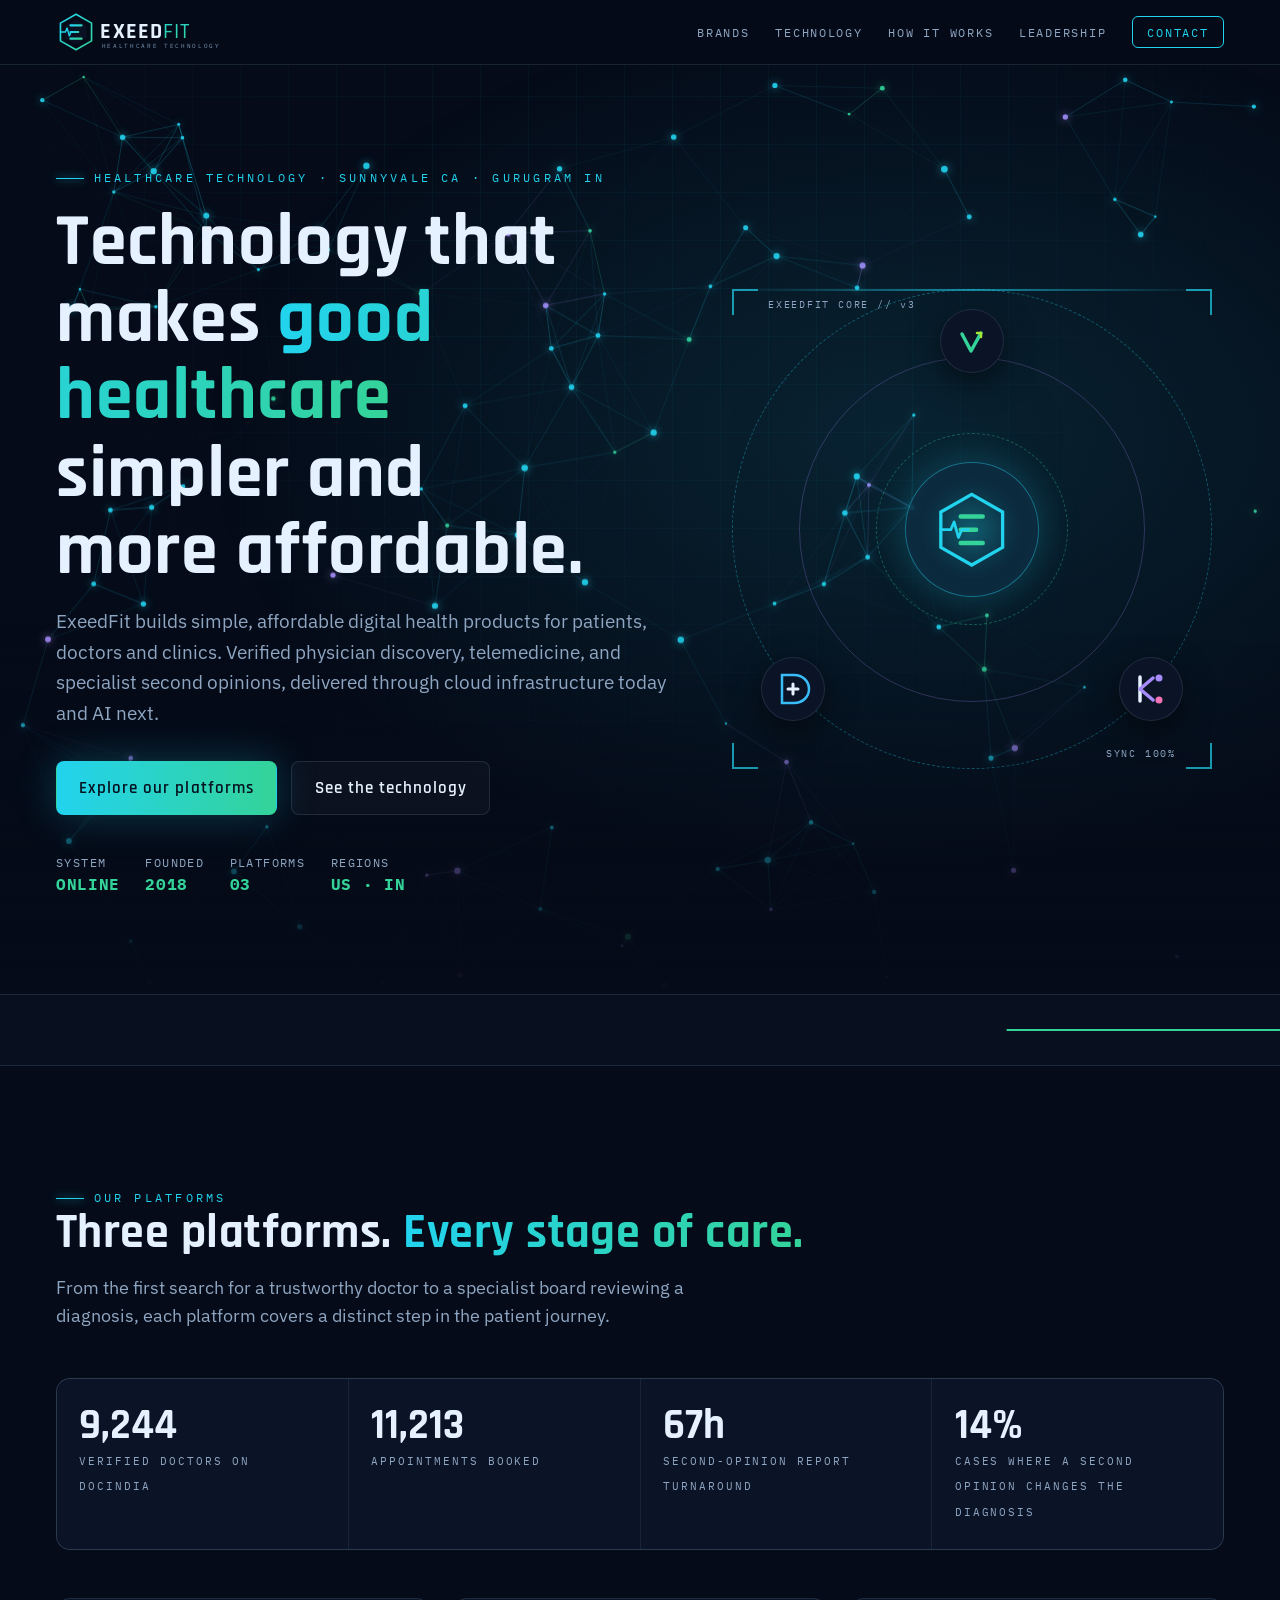
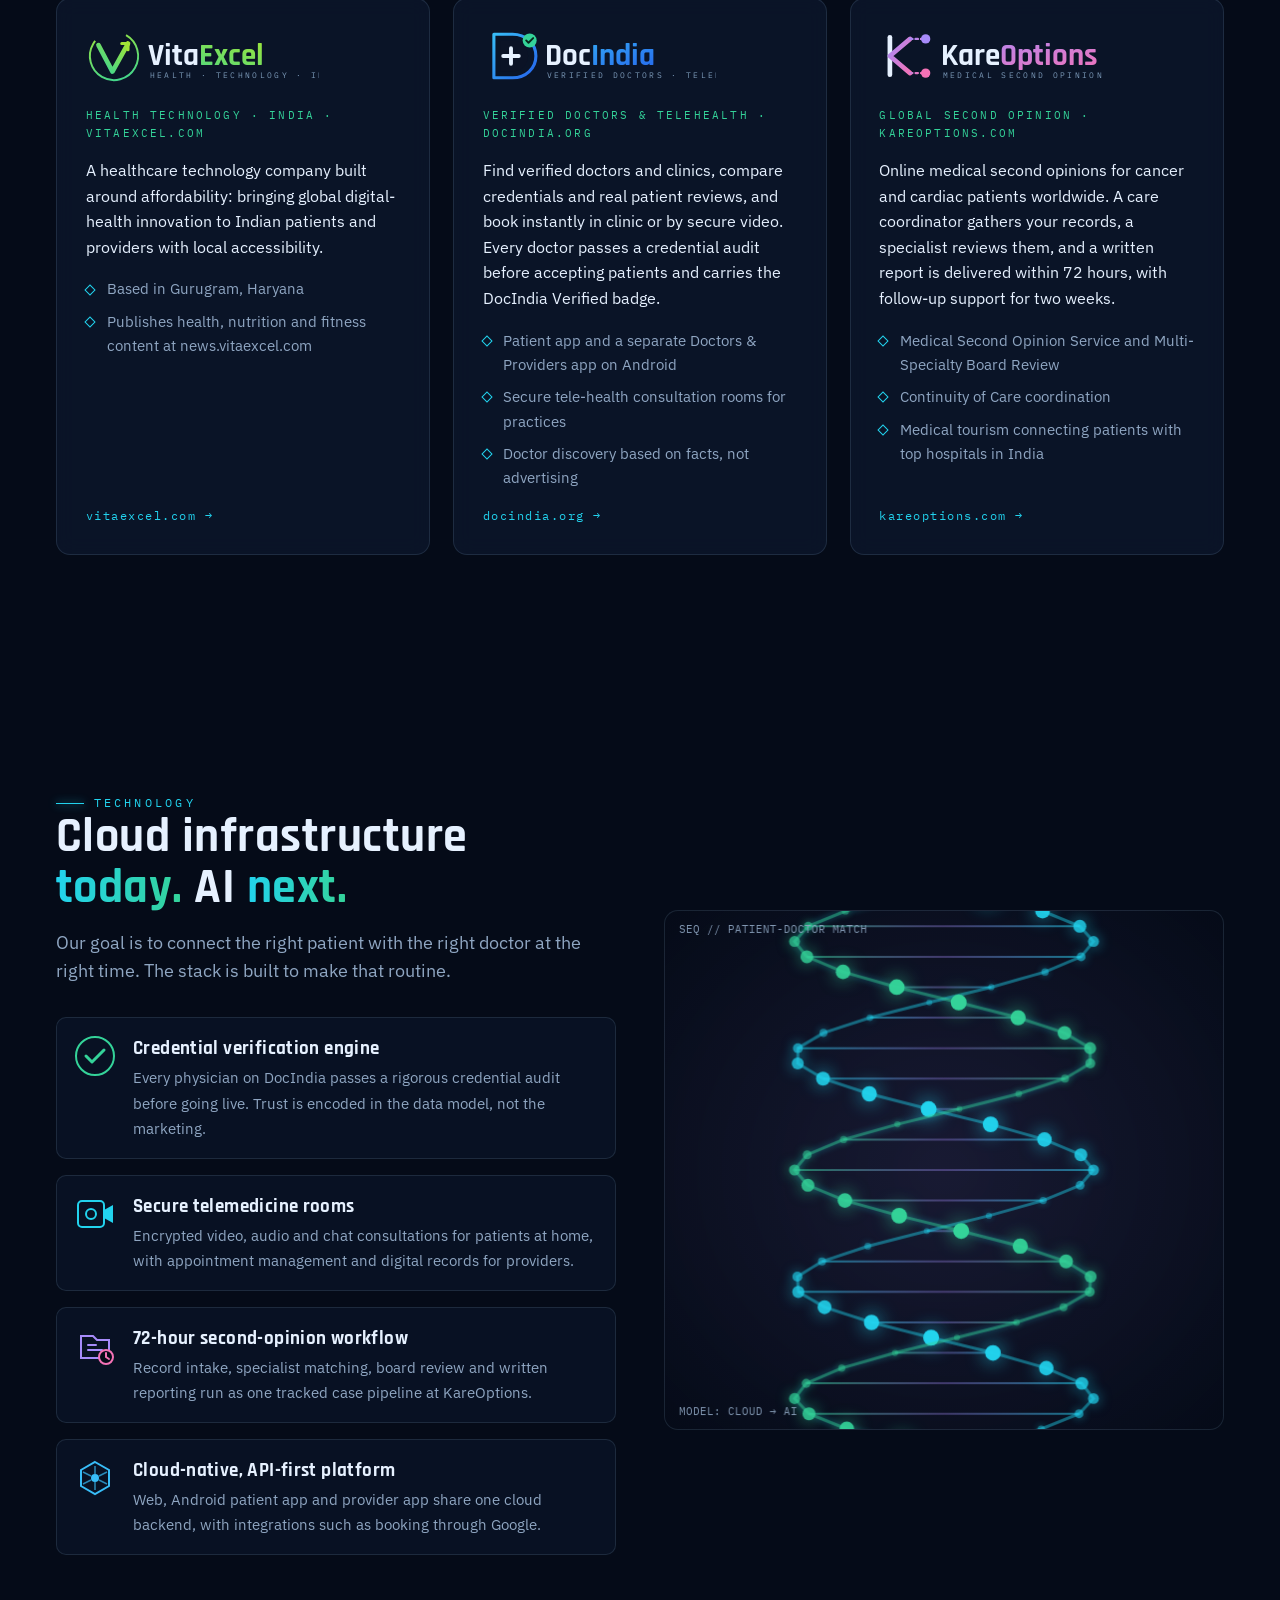
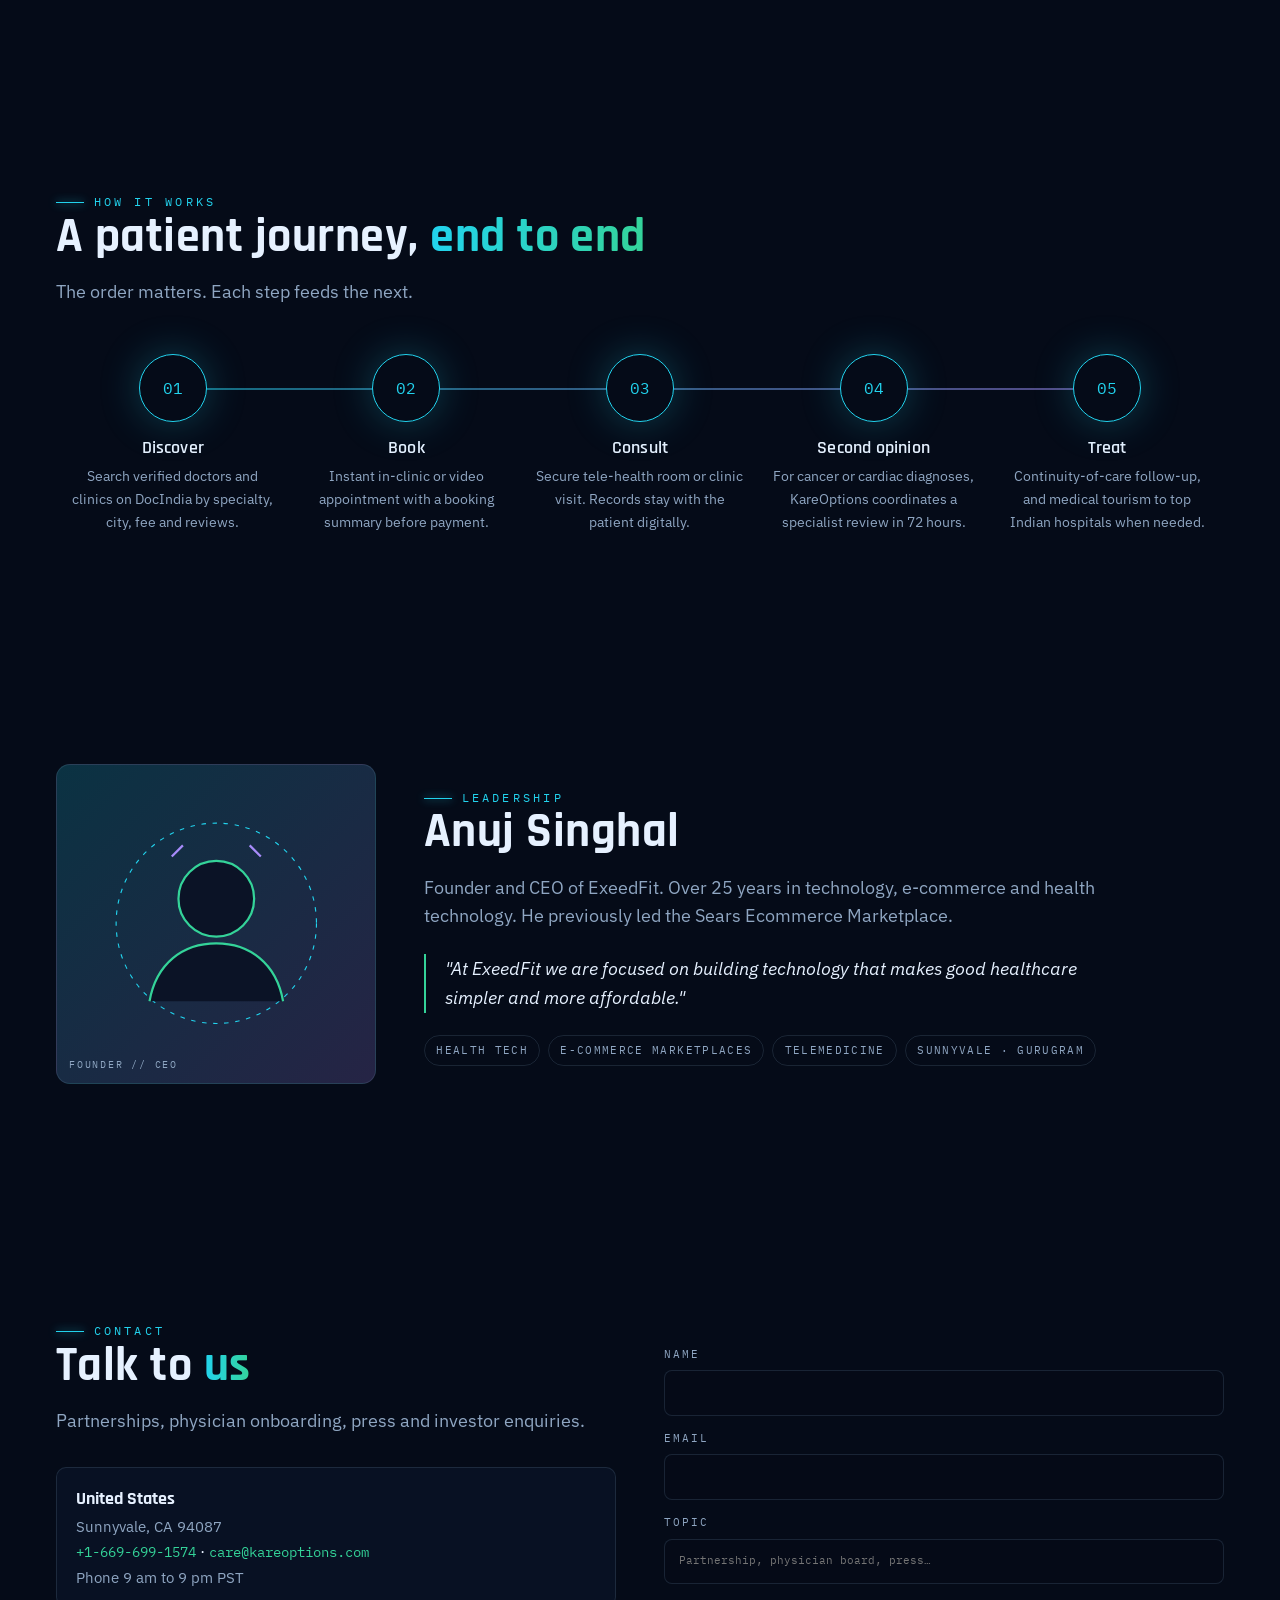
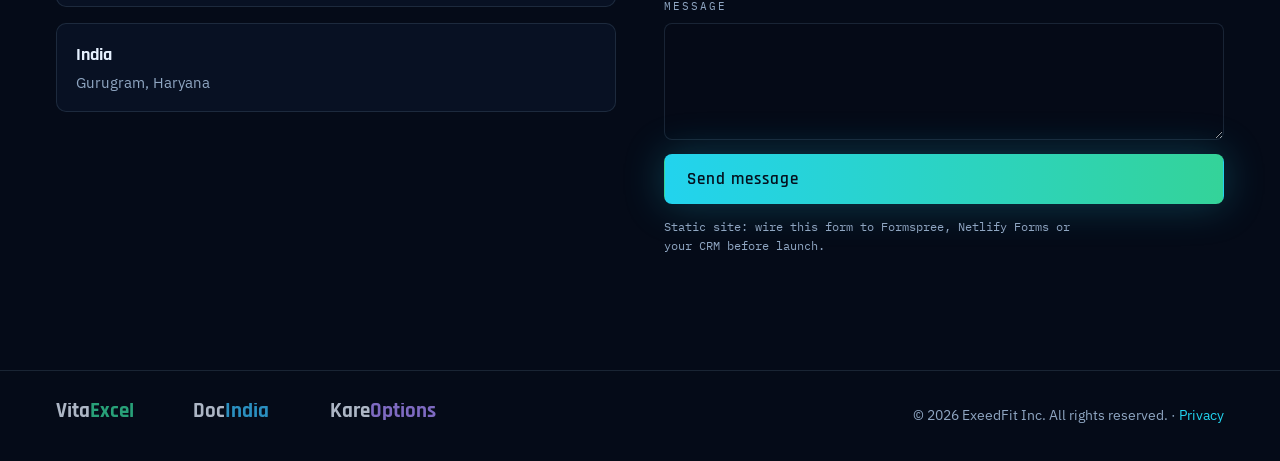
<file: index.html>
<!doctype html>
<html lang="en">
<head>
<meta charset="utf-8">
<meta name="viewport" content="width=device-width, initial-scale=1, viewport-fit=cover">
<title>ExeedFit — Healthcare Technology</title>
<meta name="description" content="ExeedFit Inc. builds simple, affordable digital health products for patients, doctors and clinics: VitaExcel, DocIndia and KareOptions.">
<meta property="og:title" content="ExeedFit — Healthcare Technology">
<meta property="og:description" content="Technology that makes good healthcare simpler and more affordable. Home of VitaExcel, DocIndia and KareOptions.">
<link rel="icon" href="assets/img/favicon.svg" type="image/svg+xml">
<link rel="preconnect" href="https://fonts.googleapis.com">
<link rel="stylesheet" href="https://fonts.googleapis.com/css2?family=Rajdhani:wght@500;600;700&family=IBM+Plex+Sans:wght@400;500&family=IBM+Plex+Mono:wght@400;500&display=swap">
<link rel="stylesheet" href="css/style.css">
</head>
<body>

<header class="nav">
  <div class="wrap">
    <a class="brand" href="#top" aria-label="ExeedFit home">
      <svg viewBox="0 0 320 72" width="320" height="72" role="img" aria-label="ExeedFit"><defs><linearGradient id="xg" x1="0" y1="0" x2="1" y2="1"><stop offset="0" stop-color="#22D3EE"/><stop offset="1" stop-color="#34D399"/></linearGradient></defs><polygon points="36,4 64,20 64,52 36,68 8,52 8,20" fill="none" stroke="url(#xg)" stroke-width="3"/><polygon points="36,14 55,25 55,47 36,58 17,47 17,25" fill="#0B1326" opacity=".9"/><path d="M26 24h20M26 36h14M26 48h20" stroke="url(#xg)" stroke-width="4" stroke-linecap="round"/><path d="M8 36h9l3-7 4 14 3-7h6" fill="none" stroke="#22D3EE" stroke-width="2.5" stroke-linecap="round" stroke-linejoin="round"/><text x="80" y="47" font-family="Rajdhani, 'Segoe UI', sans-serif" font-size="40" font-weight="700" letter-spacing="2" fill="#E6F1FF">EXEED<tspan fill="url(#xg)" font-weight="500">FIT</tspan></text><text x="82" y="64" font-family="'IBM Plex Mono', monospace" font-size="10" letter-spacing="3" fill="#7C9AB8">HEALTHCARE TECHNOLOGY</text></svg>
    </a>
    <nav aria-label="Primary">
      <ul>
        <li><a href="#brands">Brands</a></li>
        <li><a href="#technology">Technology</a></li>
        <li><a href="#process">How it works</a></li>
        <li><a href="#founder">Leadership</a></li>
        <li><a class="cta" href="#contact">Contact</a></li>
      </ul>
    </nav>
  </div>
</header>

<main id="top">
<section class="hero">
  <canvas id="net" aria-hidden="true"></canvas>
  <div class="wrap">
    <div>
      <span class="eyebrow">Healthcare technology · Sunnyvale CA · Gurugram IN</span>
      <h1>Technology that makes <span class="grad">good healthcare</span> simpler and more affordable.</h1>
      <p class="lede">ExeedFit builds simple, affordable digital health products for patients, doctors and clinics. Verified physician discovery, telemedicine, and specialist second opinions, delivered through cloud infrastructure today and AI next.</p>
      <div class="actions">
        <a class="btn btn-primary" href="#brands">Explore our platforms</a>
        <a class="btn btn-ghost" href="#technology">See the technology</a>
      </div>
      <div class="readout" aria-label="Live platform readout">
        <div>SYSTEM<b id="r-status">ONLINE</b></div>
        <div>FOUNDED<b>2018</b></div>
        <div>PLATFORMS<b>03</b></div>
        <div>REGIONS<b>US · IN</b></div>
      </div>
    </div>
    <div class="hud" aria-hidden="true">
      <span class="corner tl"></span><span class="corner tr"></span><span class="corner bl"></span><span class="corner br"></span>
      <span class="tag a">EXEEDFIT CORE // v3</span><span class="tag b">SYNC 100%</span>
      <div class="scan"></div>
      <div class="ring"></div><div class="ring r2"></div><div class="ring r3"></div>
      <div class="core">
        <svg viewBox="0 0 72 72"><polygon points="36,4 64,20 64,52 36,68 8,52 8,20" fill="none" stroke="#22D3EE" stroke-width="3"/><path d="M26 24h20M26 36h14M26 48h20" stroke="#34D399" stroke-width="4" stroke-linecap="round"/><path d="M8 36h9l3-7 4 14 3-7h6" fill="none" stroke="#22D3EE" stroke-width="2.5" stroke-linecap="round" stroke-linejoin="round"/></svg>
      </div>
      <div class="sat s1"><svg viewBox="0 0 72 72"><path d="M16 22 L34 56 L54 20" fill="none" stroke="#34D399" stroke-width="7" stroke-linecap="round" stroke-linejoin="round"/><path d="M46 20h8v8" fill="none" stroke="#A3E635" stroke-width="5" stroke-linecap="round" stroke-linejoin="round"/></svg></div>
      <div class="sat s2"><svg viewBox="0 0 72 72"><path d="M14 8h24c17 0 30 12 30 28S55 64 38 64H14z" fill="none" stroke="#38BDF8" stroke-width="5"/><path d="M36 26v20M26 36h20" stroke="#E6F1FF" stroke-width="6" stroke-linecap="round"/></svg></div>
      <div class="sat s3"><svg viewBox="0 0 72 72"><path d="M14 12v48" stroke="#E6F1FF" stroke-width="7" stroke-linecap="round"/><path d="M14 36 L40 14M14 36 L40 58" fill="none" stroke="#A78BFA" stroke-width="7" stroke-linecap="round"/><circle cx="52" cy="14" r="7" fill="#A78BFA"/><circle cx="52" cy="58" r="7" fill="#F472B6"/></svg></div>
    </div>
  </div>
</section>

<div class="ecg" aria-hidden="true">
  <svg viewBox="0 0 1400 70" preserveAspectRatio="none">
    <path d="M0 35 H180 l12 0 8-18 10 36 10-30 8 12 H420 l10 0 8-22 10 44 10-34 8 12 H700 l10 0 8-18 10 36 10-30 8 12 H980 l10 0 8-22 10 44 10-34 8 12 H1400" fill="none" stroke="#34D399" stroke-width="2" stroke-linejoin="round"/>
  </svg>
</div>

<section id="brands">
  <div class="wrap">
    <span class="eyebrow">Our platforms</span>
    <h2>Three platforms. <span class="grad">Every stage of care.</span></h2>
    <p class="lede">From the first search for a trustworthy doctor to a specialist board reviewing a diagnosis, each platform covers a distinct step in the patient journey.</p>

    <div class="stats reveal">
      <div class="stat"><b data-count="9747">9,747</b><small>Verified doctors on DocIndia</small></div>
      <div class="stat"><b data-count="11970">11,970</b><small>Appointments booked</small></div>
      <div class="stat"><b data-count="72" data-suffix="h">72h</b><small>Second-opinion report turnaround</small></div>
      <div class="stat"><b data-count="15" data-suffix="%">15%</b><small>Cases where a second opinion changes the diagnosis</small></div>
    </div>

    <div class="cards">
      <article class="card reveal">
        <div class="logo"><svg viewBox="0 0 300 72" role="img" aria-label="VitaExcel"><defs><linearGradient id="vg" x1="0" y1="1" x2="1" y2="0"><stop offset="0" stop-color="#34D399"/><stop offset="1" stop-color="#A3E635"/></linearGradient></defs><circle cx="36" cy="36" r="31" fill="none" stroke="url(#vg)" stroke-width="2.5" stroke-dasharray="150 45" transform="rotate(-60 36 36)"/><path d="M16 22 L34 56 L54 20" fill="none" stroke="url(#vg)" stroke-width="6" stroke-linecap="round" stroke-linejoin="round"/><path d="M46 20h8v8" fill="none" stroke="#A3E635" stroke-width="4" stroke-linecap="round" stroke-linejoin="round"/><text x="80" y="47" font-family="Rajdhani, sans-serif" font-size="40" font-weight="700" fill="#E6F1FF">Vita<tspan fill="url(#vg)">Excel</tspan></text><text x="82" y="64" font-family="'IBM Plex Mono', monospace" font-size="10" letter-spacing="3" fill="#7C9AB8">HEALTH · TECHNOLOGY · INDIA</text></svg></div>
        <span class="role">Health technology · India · vitaexcel.com</span>
        <p>A healthcare technology company built around affordability: bringing global digital-health innovation to Indian patients and providers with local accessibility.</p>
        <ul>
          <li>Based in Gurugram, Haryana</li>
          <li>Publishes health, nutrition and fitness content at news.vitaexcel.com</li>
        </ul>
        <a class="more" href="https://vitaexcel.com" target="_blank" rel="noopener">vitaexcel.com</a>
      </article>

      <article class="card reveal">
        <div class="logo"><svg viewBox="0 0 300 72" role="img" aria-label="DocIndia"><defs><linearGradient id="dg" x1="0" y1="0" x2="1" y2="1"><stop offset="0" stop-color="#38BDF8"/><stop offset="1" stop-color="#2563EB"/></linearGradient></defs><path d="M14 8h24c17 0 30 12 30 28S55 64 38 64H14z" fill="none" stroke="url(#dg)" stroke-width="4" stroke-linejoin="round"/><path d="M22 16h15c12 0 21 8 21 20s-9 20-21 20H22z" fill="#0B1326"/><path d="M36 26v20M26 36h20" stroke="#E6F1FF" stroke-width="5" stroke-linecap="round"/><circle cx="60" cy="16" r="9" fill="#34D399"/><path d="M55.5 16l3 3 6-6" fill="none" stroke="#06281C" stroke-width="2.4" stroke-linecap="round" stroke-linejoin="round"/><text x="80" y="47" font-family="Rajdhani, sans-serif" font-size="40" font-weight="700" fill="#E6F1FF">Doc<tspan fill="url(#dg)">India</tspan></text><text x="82" y="64" font-family="'IBM Plex Mono', monospace" font-size="10" letter-spacing="3" fill="#7C9AB8">VERIFIED DOCTORS · TELEHEALTH</text></svg></div>
        <span class="role">Verified doctors &amp; telehealth · docindia.org</span>
        <p>Find verified doctors and clinics, compare credentials and real patient reviews, and book instantly in clinic or by secure video. Every doctor passes a credential audit before accepting patients and carries the DocIndia Verified badge.</p>
        <ul>
          <li>Patient app and a separate Doctors &amp; Providers app on Android</li>
          <li>Secure tele-health consultation rooms for practices</li>
          <li>Doctor discovery based on facts, not advertising</li>
        </ul>
        <a class="more" href="https://www.docindia.org" target="_blank" rel="noopener">docindia.org</a>
      </article>

      <article class="card reveal">
        <div class="logo"><svg viewBox="0 0 320 72" role="img" aria-label="KareOptions"><defs><linearGradient id="kg" x1="0" y1="0" x2="1" y2="1"><stop offset="0" stop-color="#A78BFA"/><stop offset="1" stop-color="#F472B6"/></linearGradient></defs><path d="M14 12v48" stroke="#E6F1FF" stroke-width="6" stroke-linecap="round"/><path d="M14 36 L40 14M14 36 L40 58" fill="none" stroke="url(#kg)" stroke-width="6" stroke-linecap="round"/><path d="M40 14 L56 14M40 58 L56 58" stroke="url(#kg)" stroke-width="3" stroke-dasharray="3 4" stroke-linecap="round"/><circle cx="60" cy="14" r="6" fill="#A78BFA"/><circle cx="60" cy="58" r="6" fill="#F472B6"/><text x="80" y="47" font-family="Rajdhani, sans-serif" font-size="40" font-weight="700" fill="#E6F1FF">Kare<tspan fill="url(#kg)">Options</tspan></text><text x="82" y="64" font-family="'IBM Plex Mono', monospace" font-size="10" letter-spacing="3" fill="#7C9AB8">MEDICAL SECOND OPINION</text></svg></div>
        <span class="role">Global second opinion · kareoptions.com</span>
        <p>Online medical second opinions for cancer and cardiac patients worldwide. A care coordinator gathers your records, a specialist reviews them, and a written report is delivered within 72 hours, with follow-up support for two weeks.</p>
        <ul>
          <li>Medical Second Opinion Service and Multi-Specialty Board Review</li>
          <li>Continuity of Care coordination</li>
          <li>Medical tourism connecting patients with top hospitals in India</li>
        </ul>
        <a class="more" href="https://www.kareoptions.com" target="_blank" rel="noopener">kareoptions.com</a>
      </article>
    </div>
  </div>
</section>


<section id="technology" class="tech">
  <div class="wrap">
    <div>
      <span class="eyebrow">Technology</span>
      <h2>Cloud infrastructure <span class="grad">today.</span> AI <span class="grad">next.</span></h2>
      <p class="lede">Our goal is to connect the right patient with the right doctor at the right time. The stack is built to make that routine.</p>
      <div class="feat reveal">
        <div>
          <svg viewBox="0 0 44 44" aria-hidden="true"><circle cx="22" cy="22" r="19" fill="none" stroke="#34D399" stroke-width="2"/><path d="M13 22l6 6 12-12" fill="none" stroke="#34D399" stroke-width="3" stroke-linecap="round" stroke-linejoin="round"/></svg>
          <div><strong>Credential verification engine</strong><span>Every physician on DocIndia passes a rigorous credential audit before going live. Trust is encoded in the data model, not the marketing.</span></div>
        </div>
        <div>
          <svg viewBox="0 0 44 44" aria-hidden="true"><rect x="5" y="9" width="26" height="26" rx="4" fill="none" stroke="#22D3EE" stroke-width="2"/><path d="M31 18l9-5v18l-9-5z" fill="#22D3EE"/><circle cx="18" cy="22" r="5" fill="none" stroke="#22D3EE" stroke-width="2"/></svg>
          <div><strong>Secure telemedicine rooms</strong><span>Encrypted video, audio and chat consultations for patients at home, with appointment management and digital records for providers.</span></div>
        </div>
        <div>
          <svg viewBox="0 0 44 44" aria-hidden="true"><path d="M8 34V12h12l4 4h12v18z" fill="none" stroke="#A78BFA" stroke-width="2"/><path d="M15 26h14M15 21h8" stroke="#A78BFA" stroke-width="2" stroke-linecap="round"/><circle cx="33" cy="33" r="7" fill="#050B18" stroke="#F472B6" stroke-width="2"/><path d="M33 29v4l3 2" fill="none" stroke="#F472B6" stroke-width="2" stroke-linecap="round"/></svg>
          <div><strong>72-hour second-opinion workflow</strong><span>Record intake, specialist matching, board review and written reporting run as one tracked case pipeline at KareOptions.</span></div>
        </div>
        <div>
          <svg viewBox="0 0 44 44" aria-hidden="true"><path d="M22 6l14 8v16l-14 8-14-8V14z" fill="none" stroke="#38BDF8" stroke-width="2"/><circle cx="22" cy="22" r="4" fill="#38BDF8"/><path d="M22 10v8M22 26v8M10 16l8 4M26 24l8 4M34 16l-8 4M18 24l-8 4" stroke="#38BDF8" stroke-width="1.5" opacity=".7"/></svg>
          <div><strong>Cloud-native, API-first platform</strong><span>Web, Android patient app and provider app share one cloud backend, with integrations such as booking through Google.</span></div>
        </div>
      </div>
    </div>
    <canvas id="helix" aria-label="Animated DNA helix" role="img"></canvas>
  </div>
</section>

<section id="process">
  <div class="wrap">
    <span class="eyebrow">How it works</span>
    <h2>A patient journey, <span class="grad">end to end</span></h2>
    <p class="lede">The order matters. Each step feeds the next.</p>
    <div class="pipe reveal">
      <div class="step"><div class="n">01</div><h3>Discover</h3><p>Search verified doctors and clinics on DocIndia by specialty, city, fee and reviews.</p></div>
      <div class="step"><div class="n">02</div><h3>Book</h3><p>Instant in-clinic or video appointment with a booking summary before payment.</p></div>
      <div class="step"><div class="n">03</div><h3>Consult</h3><p>Secure tele-health room or clinic visit. Records stay with the patient digitally.</p></div>
      <div class="step"><div class="n">04</div><h3>Second opinion</h3><p>For cancer or cardiac diagnoses, KareOptions coordinates a specialist review in 72 hours.</p></div>
      <div class="step"><div class="n">05</div><h3>Treat</h3><p>Continuity-of-care follow-up, and medical tourism to top Indian hospitals when needed.</p></div>
    </div>
  </div>
</section>

<section id="founder" class="founder">
  <div class="wrap">
    <div class="portrait reveal" aria-hidden="true">
      <svg viewBox="0 0 200 200"><circle cx="100" cy="100" r="90" fill="none" stroke="#22D3EE" stroke-width="1" stroke-dasharray="4 6"/><circle cx="100" cy="78" r="34" fill="#0B1326" stroke="#34D399" stroke-width="2"/><path d="M40 170c6-34 30-52 60-52s54 18 60 52" fill="#0B1326" stroke="#34D399" stroke-width="2"/><path d="M60 40l10-10M130 30l10 10" stroke="#A78BFA" stroke-width="2"/></svg>
      <span class="tag">FOUNDER // CEO</span>
    </div>
    <div>
      <span class="eyebrow">Leadership</span>
      <h2>Anuj Singhal</h2>
      <p class="lede">Founder and CEO of ExeedFit. Over 25 years in technology, e-commerce and health technology. He previously led the Sears Ecommerce Marketplace.</p>
      <blockquote>"At ExeedFit we are focused on building technology that makes good healthcare simpler and more affordable."</blockquote>
      <div class="chips"><span>HEALTH TECH</span><span>E-COMMERCE MARKETPLACES</span><span>TELEMEDICINE</span><span>SUNNYVALE · GURUGRAM</span></div>
    </div>
  </div>
</section>

<section id="contact" class="contact">
  <div class="wrap">
    <div>
      <span class="eyebrow">Contact</span>
      <h2>Talk to <span class="grad">us</span></h2>
      <p class="lede">Partnerships, physician onboarding, press and investor enquiries.</p>
      <div class="loc reveal">
        <div><b>United States</b><span>Sunnyvale, CA 94087</span><br><code>+1-669-699-1574</code> · <code>care@kareoptions.com</code><br><span>Phone 9 am to 9 pm PST</span></div>
        <div><b>India</b><span>Gurugram, Haryana</span></div>
      </div>
    </div>
    <form id="contact-form" novalidate>
      <label for="f-name">Name<input id="f-name" name="name" type="text" autocomplete="name" required></label>
      <label for="f-email">Email<input id="f-email" name="email" type="email" autocomplete="email" required></label>
      <label for="f-topic">Topic<input id="f-topic" name="topic" type="text" placeholder="Partnership, physician board, press…"></label>
      <label for="f-msg">Message<textarea id="f-msg" name="message" rows="5" required></textarea></label>
      <button class="btn btn-primary" type="submit">Send message</button>
      <p class="note" id="form-note">Static site: wire this form to Formspree, Netlify Forms or your CRM before launch.</p>
    </form>
  </div>
</section>
</main>

<footer>
  <div class="wrap">
    <div class="brands" aria-label="Group brands">
      <svg viewBox="80 20 220 50"><text x="80" y="47" font-family="Rajdhani, sans-serif" font-size="40" font-weight="700" fill="#E6F1FF">Vita<tspan fill="#34D399">Excel</tspan></text></svg>
      <svg viewBox="80 20 220 50"><text x="80" y="47" font-family="Rajdhani, sans-serif" font-size="40" font-weight="700" fill="#E6F1FF">Doc<tspan fill="#38BDF8">India</tspan></text></svg>
      <svg viewBox="80 20 240 50"><text x="80" y="47" font-family="Rajdhani, sans-serif" font-size="40" font-weight="700" fill="#E6F1FF">Kare<tspan fill="#A78BFA">Options</tspan></text></svg>
    </div>
    <div>© <span id="year">2026</span> ExeedFit Inc. All rights reserved. · <a href="https://www.kareoptions.com/in/privacy-policy" target="_blank" rel="noopener">Privacy</a></div>
  </div>
</footer>

<script src="js/main.js" defer></script>
</body>
</html>
</file>
<file: css/style.css>
/* ExeedFit — design tokens
   Layout: full-bleed dark lab; HUD panels on a 12-col grid, glass cards, mono data labels.
   Single deliberate dark theme (clinical night-mode console). */
:root {
  --bg: #050B18;
  --bg-2: #0B1326;
  --panel: rgba(13, 24, 46, .72);
  --line: rgba(124, 154, 184, .18);
  --fg: #E6F1FF;
  --muted: #8FA6C2;
  --cyan: #22D3EE;
  --teal: #34D399;
  --violet: #A78BFA;
  --pink: #F472B6;
  --blue: #38BDF8;
  --glow: 0 0 40px rgba(34, 211, 238, .25);
  --font-display: 'Rajdhani', 'Segoe UI', system-ui, sans-serif;
  --font-body: 'IBM Plex Sans', 'Segoe UI', system-ui, sans-serif;
  --font-mono: 'IBM Plex Mono', ui-monospace, Menlo, Consolas, monospace;
  --radius: 14px;
  --gutter-l: max(16px, env(safe-area-inset-left, 0px));
  --gutter-r: max(16px, env(safe-area-inset-right, 0px));
  color-scheme: dark;
}
*, *::before, *::after { box-sizing: border-box; }
html { scroll-behavior: smooth; }
body {
  margin: 0; background: var(--bg); color: var(--fg);
  font-family: var(--font-body); font-size: 16px; line-height: 1.6;
  -webkit-font-smoothing: antialiased; overflow-x: hidden;
}
body::before { /* grid texture */
  content: ""; position: fixed; inset: 0; pointer-events: none; z-index: 0;
  background-image:
    linear-gradient(rgba(34,211,238,.045) 1px, transparent 1px),
    linear-gradient(90deg, rgba(34,211,238,.045) 1px, transparent 1px);
  background-size: 48px 48px;
  mask-image: radial-gradient(ellipse at 50% 0%, #000 30%, transparent 80%);
}
img, svg { max-width: 100%; }
a { color: var(--cyan); text-decoration: none; }
a:focus-visible, button:focus-visible, input:focus-visible, textarea:focus-visible {
  outline: 2px solid var(--cyan); outline-offset: 3px;
}
h1, h2, h3 { font-family: var(--font-display); line-height: 1.05; margin: 0; text-wrap: balance; letter-spacing: .01em; }
h1 { font-size: clamp(2.4rem, 6vw, 4.6rem); font-weight: 700; }
h2 { font-size: clamp(1.9rem, 4vw, 3rem); font-weight: 700; }
h3 { font-size: 1.5rem; font-weight: 600; }
p { margin: 0; max-width: 62ch; }
.wrap { width: min(1200px, 100%); margin: 0 auto; padding-left: var(--gutter-l); padding-right: var(--gutter-r); }
section { position: relative; z-index: 1; padding-block: clamp(4rem, 9vw, 7.5rem); }
.eyebrow { font-family: var(--font-mono); font-size: .72rem; letter-spacing: .28em; text-transform: uppercase; color: var(--cyan); display: inline-flex; align-items: center; gap: .6rem; }
.eyebrow::before { content: ""; width: 28px; height: 1px; background: var(--cyan); box-shadow: 0 0 8px var(--cyan); }
.lede { color: var(--muted); font-size: 1.1rem; margin-top: 1rem; }
.grad { background: linear-gradient(90deg, var(--cyan), var(--teal)); -webkit-background-clip: text; background-clip: text; color: transparent; }

/* ---- nav ---- */
.nav { position: sticky; top: env(safe-area-inset-top, 0px); z-index: 50; backdrop-filter: blur(14px); background: rgba(5,11,24,.7); border-bottom: 1px solid var(--line); }
.nav .wrap { display: flex; align-items: center; justify-content: space-between; gap: 1rem; padding-block: .75rem; }
.nav .brand svg { height: 40px; width: auto; display: block; }
.nav ul { list-style: none; margin: 0; padding: 0; display: flex; gap: 1.6rem; }
.nav li a { color: var(--muted); font-family: var(--font-mono); font-size: .78rem; letter-spacing: .14em; text-transform: uppercase; }
.nav li a:hover { color: var(--fg); }
.nav .cta { border: 1px solid var(--cyan); color: var(--cyan); padding: .45rem .9rem; border-radius: 6px; }
@media (max-width: 760px) { .nav ul { display: none; } }

/* ---- hero ---- */
.hero { padding-block: clamp(3rem, 8vw, 6rem); overflow: hidden; }
#net { position: absolute; inset: 0; width: 100%; height: 100%; z-index: 0; }
.hero::after { content: ""; position: absolute; inset: 0; background: radial-gradient(ellipse at 70% 40%, rgba(34,211,238,.12), transparent 55%), linear-gradient(180deg, transparent 60%, var(--bg)); pointer-events: none; }
.hero .wrap { position: relative; z-index: 2; display: grid; grid-template-columns: 1.1fr .9fr; gap: 3rem; align-items: center; }
.hero h1 { margin-top: 1rem; }
.hero .lede { font-size: 1.2rem; }
.actions { display: flex; flex-wrap: wrap; gap: .9rem; margin-top: 2rem; }
.btn { font-family: var(--font-display); font-weight: 600; font-size: 1.05rem; letter-spacing: .06em; padding: .8rem 1.4rem; border-radius: 8px; border: 1px solid transparent; cursor: pointer; display: inline-flex; align-items: center; gap: .5rem; transition: transform .2s, box-shadow .2s; }
.btn-primary { background: linear-gradient(90deg, var(--cyan), var(--teal)); color: #04111F; box-shadow: var(--glow); }
.btn-primary:hover { transform: translateY(-2px); box-shadow: 0 0 60px rgba(52,211,153,.4); }
.btn-ghost { border-color: var(--line); color: var(--fg); background: rgba(255,255,255,.03); }
.btn-ghost:hover { border-color: var(--cyan); }
.readout { display: flex; gap: 1.6rem; flex-wrap: wrap; margin-top: 2.4rem; font-family: var(--font-mono); font-size: .72rem; color: var(--muted); letter-spacing: .12em; }
.readout b { display: block; color: var(--teal); font-size: 1rem; letter-spacing: .04em; }

/* HUD orbit visual */
.hud { position: relative; aspect-ratio: 1; max-width: 480px; margin-inline: auto; width: 100%; }
.hud .ring { position: absolute; inset: 0; border-radius: 50%; border: 1px dashed rgba(34,211,238,.35); animation: spin 40s linear infinite; }
.hud .ring.r2 { inset: 14%; border-style: solid; border-color: rgba(167,139,250,.25); animation-duration: 28s; animation-direction: reverse; }
.hud .ring.r3 { inset: 30%; border-color: rgba(52,211,153,.35); animation-duration: 18s; }
.hud .core { position: absolute; inset: 36%; border-radius: 50%; background: radial-gradient(circle, rgba(34,211,238,.35), rgba(11,19,38,.9) 70%); border: 1px solid rgba(34,211,238,.5); box-shadow: var(--glow), inset 0 0 30px rgba(34,211,238,.25); display: grid; place-items: center; animation: pulse 3s ease-in-out infinite; }
.hud .core svg { width: 60%; height: auto; }
.sat { position: absolute; width: 64px; height: 64px; border-radius: 50%; background: var(--bg-2); border: 1px solid var(--line); display: grid; place-items: center; box-shadow: 0 10px 30px rgba(0,0,0,.5); }
.sat svg { width: 36px; height: 36px; }
.sat.s1 { top: 4%; left: 50%; transform: translateX(-50%); animation: bob 5s ease-in-out infinite; }
.sat.s2 { bottom: 10%; left: 6%; animation: bob 6s ease-in-out infinite 1s; }
.sat.s3 { bottom: 10%; right: 6%; animation: bob 7s ease-in-out infinite 2s; }
.hud .corner { position: absolute; width: 26px; height: 26px; border: 2px solid var(--cyan); opacity: .7; }
.hud .corner.tl { top: 0; left: 0; border-right: 0; border-bottom: 0; }
.hud .corner.tr { top: 0; right: 0; border-left: 0; border-bottom: 0; }
.hud .corner.bl { bottom: 0; left: 0; border-right: 0; border-top: 0; }
.hud .corner.br { bottom: 0; right: 0; border-left: 0; border-top: 0; }
.hud .scan { position: absolute; left: 0; right: 0; height: 2px; background: linear-gradient(90deg, transparent, var(--cyan), transparent); opacity: .6; animation: scan 4s linear infinite; }
.hud .tag { position: absolute; font-family: var(--font-mono); font-size: .62rem; letter-spacing: .18em; color: var(--muted); }
.hud .tag.a { top: 8px; left: 36px; } .hud .tag.b { bottom: 8px; right: 36px; }
@keyframes spin { to { transform: rotate(360deg); } }
@keyframes pulse { 0%,100% { box-shadow: 0 0 30px rgba(34,211,238,.25), inset 0 0 30px rgba(34,211,238,.2); } 50% { box-shadow: 0 0 70px rgba(34,211,238,.5), inset 0 0 40px rgba(34,211,238,.35); } }
@keyframes bob { 0%,100% { translate: 0 0; } 50% { translate: 0 -10px; } }
@keyframes scan { 0% { top: 0; } 100% { top: 100%; } }

/* ECG strip */
.ecg { position: relative; z-index: 1; border-block: 1px solid var(--line); background: rgba(11,19,38,.6); overflow: hidden; }
.ecg svg { display: block; width: 100%; height: 70px; }
.ecg path { stroke-dasharray: 1400; stroke-dashoffset: 1400; animation: draw 6s linear infinite; }
@keyframes draw { to { stroke-dashoffset: -1400; } }

/* stats */
.stats { display: grid; grid-template-columns: repeat(4, 1fr); gap: 1px; background: var(--line); border: 1px solid var(--line); border-radius: var(--radius); overflow: hidden; margin-top: 3rem; }
.stat { background: var(--bg-2); padding: 1.6rem 1.4rem; }
.stat b { font-family: var(--font-display); font-size: 2.6rem; font-weight: 700; display: block; line-height: 1; font-variant-numeric: tabular-nums; }
.stat small { font-family: var(--font-mono); font-size: .68rem; letter-spacing: .18em; text-transform: uppercase; color: var(--muted); }

/* brand cards */
.cards { display: grid; grid-template-columns: repeat(3, 1fr); gap: 1.4rem; margin-top: 3rem; }
.card { position: relative; background: var(--panel); border: 1px solid var(--line); border-radius: var(--radius); padding: 1.8rem; backdrop-filter: blur(10px); display: flex; flex-direction: column; gap: 1rem; min-width: 0; transition: transform .25s, border-color .25s, box-shadow .25s; overflow: hidden; }
.card::before { content: ""; position: absolute; inset: 0; background: radial-gradient(400px 200px at var(--mx, 50%) var(--my, 0%), rgba(34,211,238,.14), transparent 60%); opacity: 0; transition: opacity .3s; pointer-events: none; }
.card:hover { transform: translateY(-6px); border-color: rgba(34,211,238,.5); box-shadow: 0 30px 60px rgba(0,0,0,.5), var(--glow); }
.card:hover::before { opacity: 1; }
.card .logo svg { height: 56px; width: auto; }
.card .role { font-family: var(--font-mono); font-size: .68rem; letter-spacing: .2em; text-transform: uppercase; color: var(--teal); }
.card ul { margin: 0; padding: 0; list-style: none; display: grid; gap: .5rem; color: var(--muted); font-size: .95rem; }
.card li { padding-left: 1.3rem; position: relative; }
.card li::before { content: ""; position: absolute; left: 0; top: .6em; width: 8px; height: 8px; border: 1.5px solid var(--cyan); transform: rotate(45deg); }
.card .more { margin-top: auto; font-family: var(--font-mono); font-size: .78rem; letter-spacing: .12em; }
.card .more::after { content: " →"; }


/* technology */
.tech .wrap { display: grid; grid-template-columns: 1fr 1fr; gap: 3rem; align-items: center; }
#helix { width: 100%; height: 520px; display: block; border: 1px solid var(--line); border-radius: var(--radius); background: radial-gradient(ellipse at 50% 50%, rgba(167,139,250,.12), rgba(5,11,24,.8)); }
.feat { display: grid; gap: 1rem; margin-top: 2rem; }
.feat > div { display: grid; grid-template-columns: 44px 1fr; gap: 1rem; align-items: start; padding: 1rem; border: 1px solid var(--line); border-radius: 10px; background: rgba(13,24,46,.5); }
.feat svg { width: 44px; height: 44px; }
.feat strong { font-family: var(--font-display); font-size: 1.2rem; letter-spacing: .02em; display: block; }
.feat span { color: var(--muted); font-size: .95rem; }

/* pipeline */
.pipe { display: grid; grid-template-columns: repeat(5, 1fr); gap: 0; margin-top: 3rem; position: relative; }
.pipe::before { content: ""; position: absolute; left: 10%; right: 10%; top: 34px; height: 2px; background: linear-gradient(90deg, var(--cyan), var(--violet)); opacity: .5; }
.step { text-align: center; padding: 0 .8rem; }
.step .n { width: 68px; height: 68px; margin: 0 auto; border-radius: 50%; display: grid; place-items: center; border: 1px solid var(--cyan); background: var(--bg); font-family: var(--font-mono); color: var(--cyan); position: relative; box-shadow: var(--glow); }
.step h3 { font-size: 1.15rem; margin-top: 1rem; }
.step p { color: var(--muted); font-size: .9rem; margin: .4rem auto 0; }

/* founder */
.founder .wrap { display: grid; grid-template-columns: 320px 1fr; gap: 3rem; align-items: center; }
.portrait { aspect-ratio: 1; border-radius: var(--radius); border: 1px solid var(--line); background: linear-gradient(135deg, rgba(34,211,238,.2), rgba(167,139,250,.2)); display: grid; place-items: center; position: relative; overflow: hidden; }
.portrait svg { width: 70%; height: auto; }
.portrait .tag { position: absolute; bottom: 10px; left: 12px; font-family: var(--font-mono); font-size: .62rem; letter-spacing: .18em; color: var(--muted); }
blockquote { margin: 1.5rem 0 0; padding-left: 1.2rem; border-left: 2px solid var(--teal); color: var(--fg); font-size: 1.15rem; font-style: italic; max-width: 60ch; }
.chips { display: flex; flex-wrap: wrap; gap: .5rem; margin-top: 1.4rem; }
.chips span { font-family: var(--font-mono); font-size: .7rem; letter-spacing: .12em; border: 1px solid var(--line); padding: .35rem .7rem; border-radius: 999px; color: var(--muted); }

/* contact */
.contact .wrap { display: grid; grid-template-columns: 1fr 1fr; gap: 3rem; }
.loc { display: grid; gap: 1rem; margin-top: 2rem; }
.loc div { border: 1px solid var(--line); border-radius: 10px; padding: 1rem 1.2rem; background: rgba(13,24,46,.5); }
.loc b { font-family: var(--font-display); font-size: 1.15rem; display: block; }
.loc span { color: var(--muted); font-size: .95rem; }
.loc code { font-family: var(--font-mono); color: var(--teal); font-size: .9rem; }
form { display: grid; gap: .9rem; margin-top: 2rem; }
label { font-family: var(--font-mono); font-size: .7rem; letter-spacing: .18em; text-transform: uppercase; color: var(--muted); display: grid; gap: .4rem; }
input, textarea { width: 100%; background: rgba(5,11,24,.8); border: 1px solid var(--line); color: var(--fg); border-radius: 8px; padding: .8rem .9rem; font: inherit; }
input:focus, textarea:focus { border-color: var(--cyan); }
.note { font-family: var(--font-mono); font-size: .72rem; color: var(--muted); }

footer { position: relative; z-index: 1; border-top: 1px solid var(--line); padding-block: 2rem; color: var(--muted); font-size: .85rem; }
footer .wrap { display: flex; flex-wrap: wrap; justify-content: space-between; gap: 1rem; align-items: center; }
footer .brands { display: flex; gap: 1.4rem; flex-wrap: wrap; }
footer .brands svg { height: 26px; width: auto; opacity: .75; }

/* reveal */
.reveal.in { animation: rise .7s ease both; }
@keyframes rise { from { opacity: 0; transform: translateY(24px); } to { opacity: 1; transform: none; } }

@media (max-width: 960px) {
  .hero .wrap, .tech .wrap, .founder .wrap, .contact .wrap { grid-template-columns: 1fr; }
  .cards { grid-template-columns: 1fr; }
  .stats { grid-template-columns: repeat(2, 1fr); }
  .pipe { grid-template-columns: repeat(2, 1fr); gap: 1.5rem; }
  .pipe::before { display: none; }
  .founder .wrap { grid-template-columns: 1fr; }
  .portrait { max-width: 320px; }
  #helix { height: 360px; }
}
@media (prefers-reduced-motion: reduce) {
  *, *::before, *::after { animation: none !important; transition: none !important; }
}
</file>
